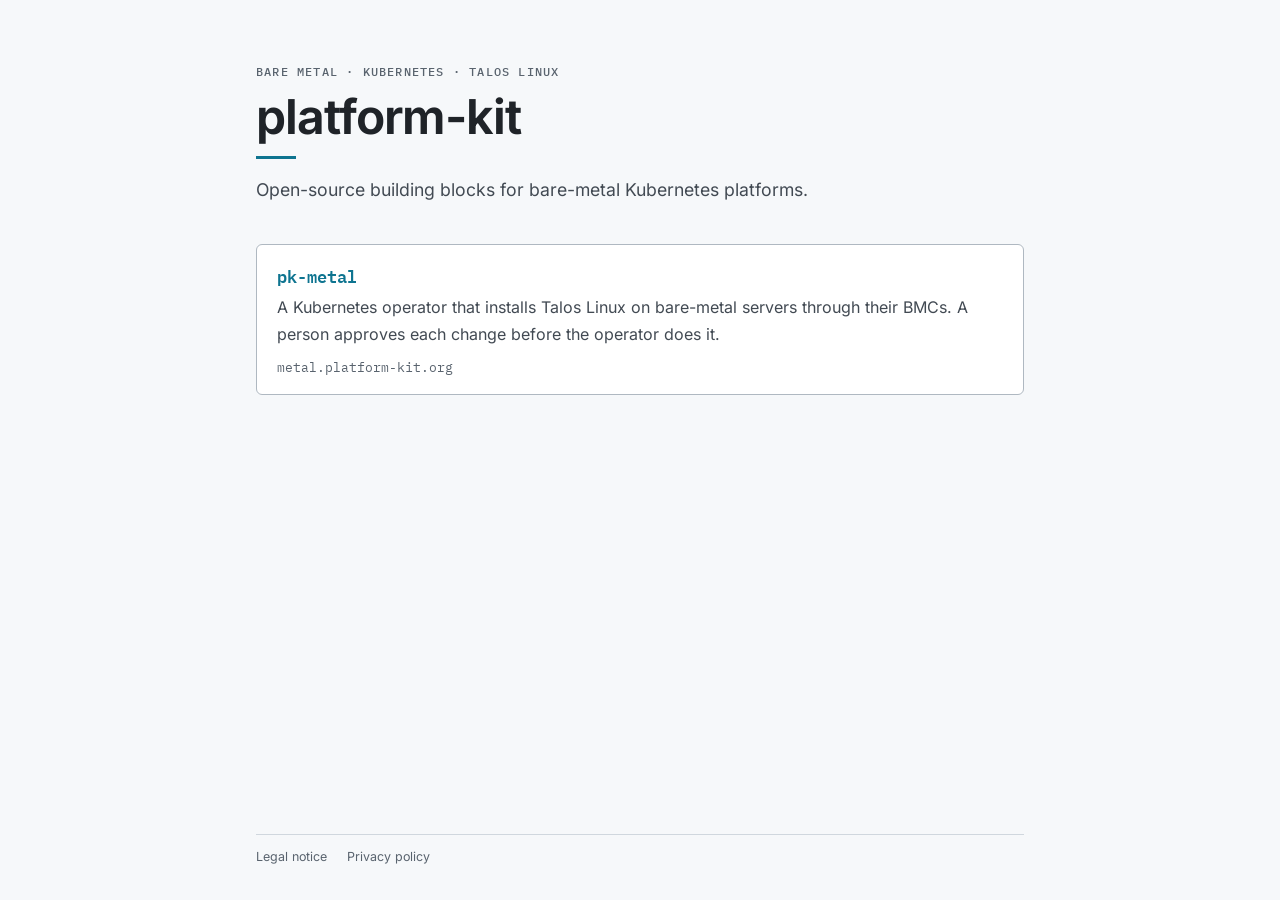
<file: public/index.html>
<!doctype html>
<html lang="en">
<head>
  <meta charset="utf-8">
  <meta name="viewport" content="width=device-width, initial-scale=1">
  <title>platform-kit</title>
  <meta name="description" content="Open-source building blocks for bare-metal Kubernetes platforms.">
  <link rel="icon" href="favicon.svg" type="image/svg+xml">
  <link rel="stylesheet" href="site.css">
</head>
<body>
  <main class="pk-main">
    <p class="pk-kicker">Bare metal · Kubernetes · Talos Linux</p>
    <h1>platform-kit</h1>
    <p class="pk-tagline">Open-source building blocks for bare-metal Kubernetes platforms.</p>
    <ul class="pk-cards">
      <li>
        <a class="pk-card" href="https://metal.platform-kit.org/">
          <p class="pk-card-name">pk-metal</p>
          <p class="pk-card-text">A Kubernetes operator that installs Talos Linux on bare-metal servers through their BMCs. A person approves each change before the operator does it.</p>
          <p class="pk-card-host">metal.platform-kit.org</p>
        </a>
      </li>
    </ul>
  </main>
  <footer class="pk-footer">
    <nav class="pk-legal" aria-label="Legal">
      <a href="legal-notice/">Legal notice</a>
      <a href="privacy/">Privacy policy</a>
    </nav>
  </footer>
</body>
</html>
</file>
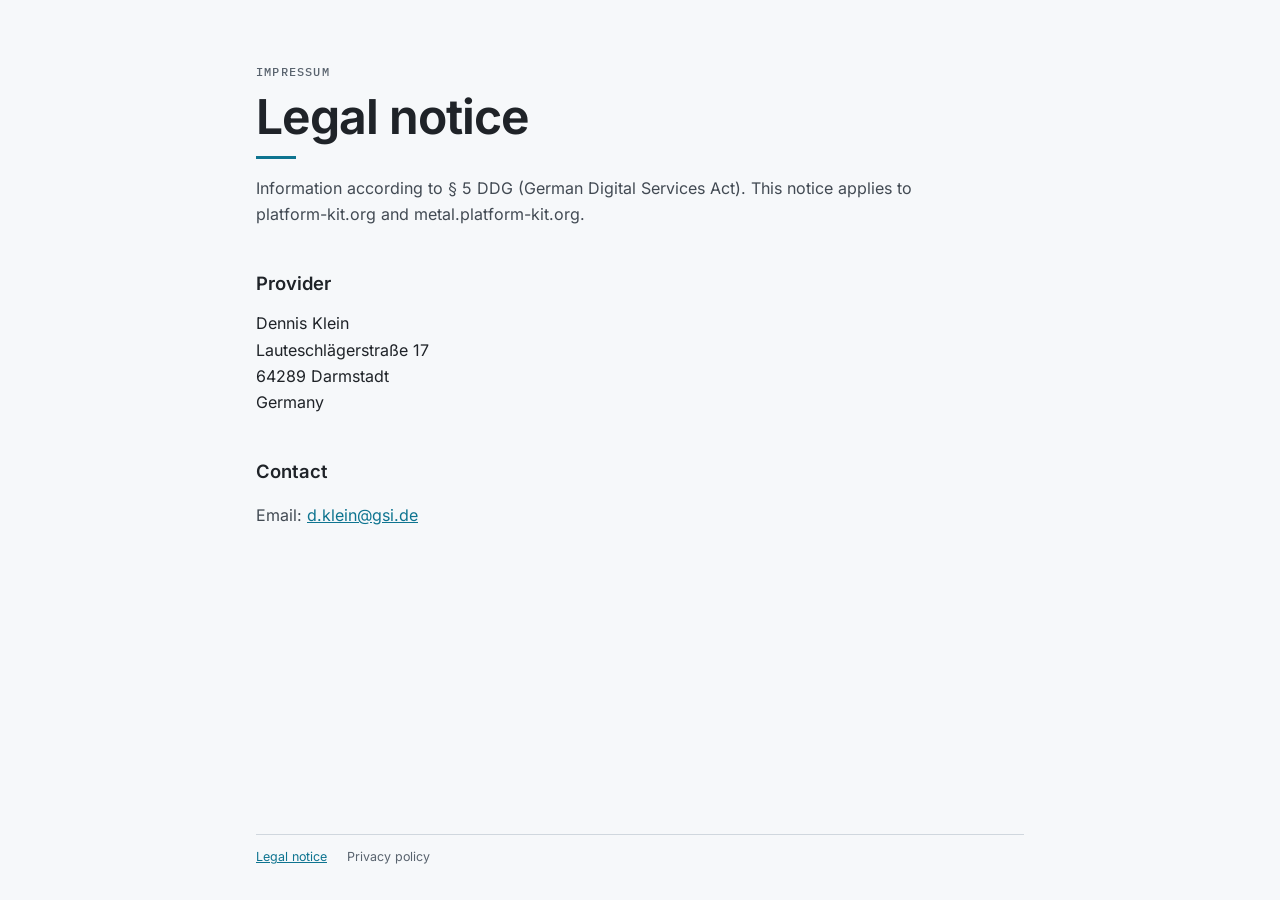
<file: public/legal-notice/index.html>
<!doctype html>
<html lang="en">
<head>
  <meta charset="utf-8">
  <meta name="viewport" content="width=device-width, initial-scale=1">
  <title>Legal notice · platform-kit</title>
  <meta name="description" content="Legal notice (Impressum) for platform-kit.org and metal.platform-kit.org.">
  <link rel="icon" href="../favicon.svg" type="image/svg+xml">
  <link rel="stylesheet" href="../site.css">
</head>
<body>
  <main class="pk-main">
    <p class="pk-kicker">Impressum</p>
    <h1>Legal notice</h1>
    <div class="pk-prose">
      <p>Information according to § 5 DDG (German Digital Services Act). This notice applies to platform-kit.org and metal.platform-kit.org.</p>
      <h2>Provider</h2>
      <address>
        Dennis Klein<br>
        Lauteschlägerstraße 17<br>
        64289 Darmstadt<br>
        Germany
      </address>
      <h2>Contact</h2>
      <p>Email: <a href="mailto:d.klein@gsi.de">d.klein@gsi.de</a></p>
    </div>
  </main>
  <footer class="pk-footer">
    <nav class="pk-legal" aria-label="Legal">
      <a href="../legal-notice/" aria-current="page">Legal notice</a>
      <a href="../privacy/">Privacy policy</a>
    </nav>
  </footer>
</body>
</html>
</file>
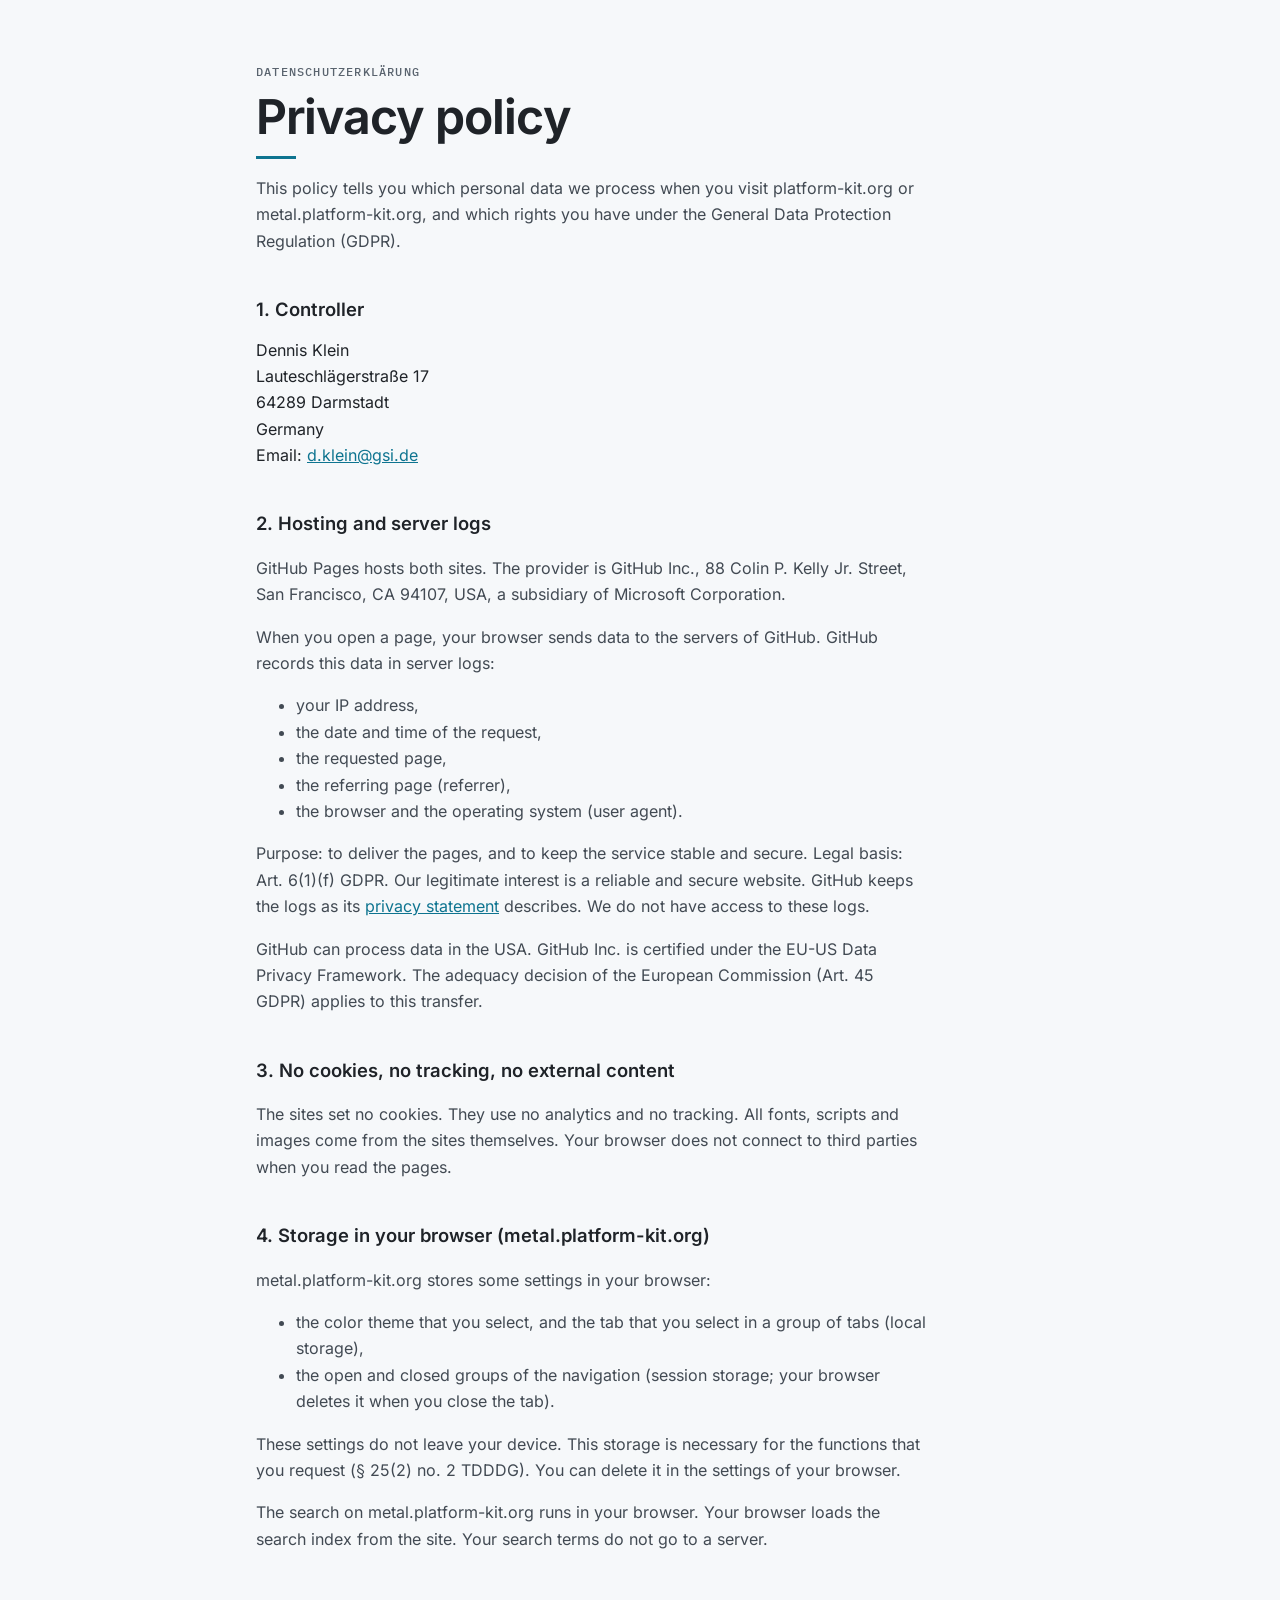
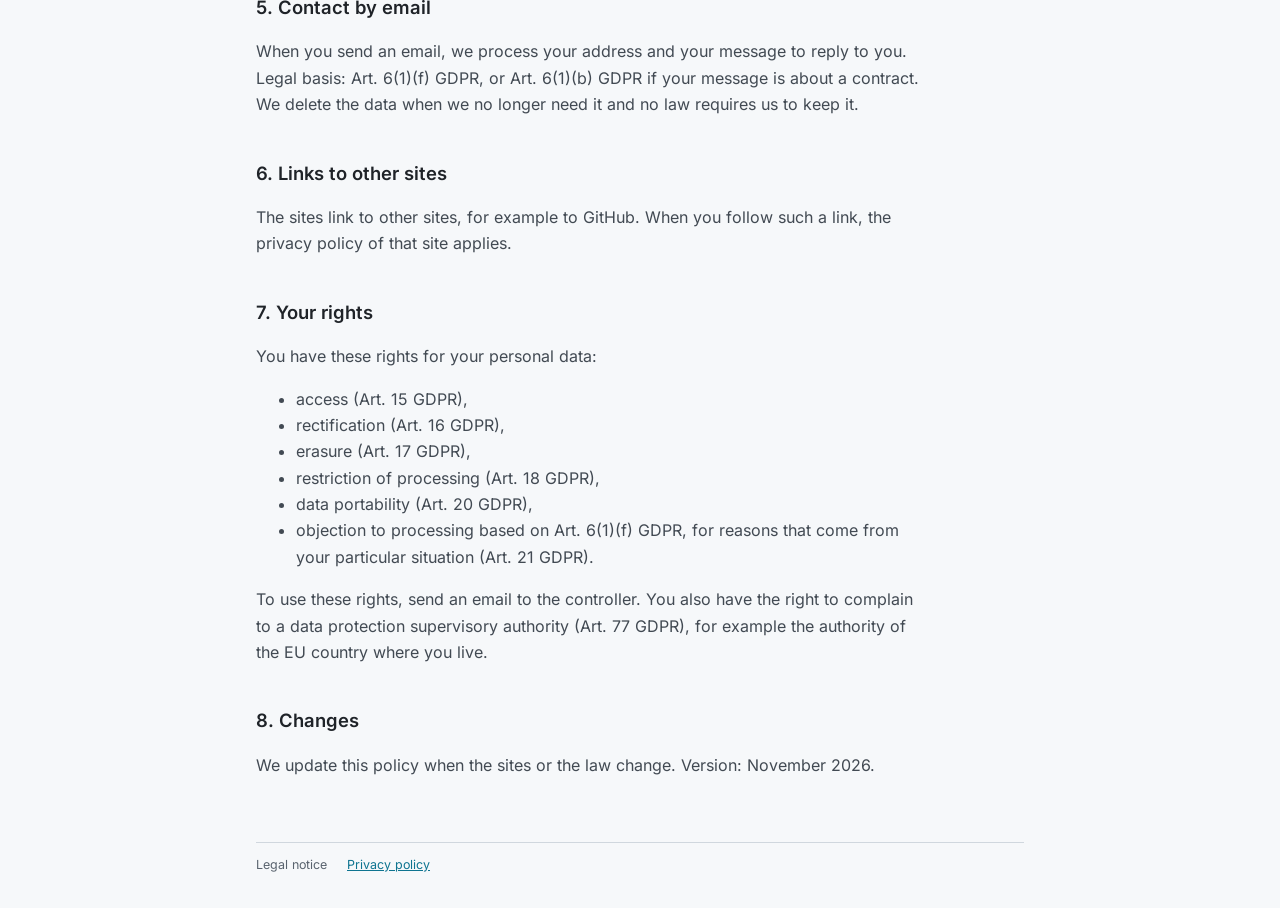
<file: public/privacy/index.html>
<!doctype html>
<html lang="en">
<head>
  <meta charset="utf-8">
  <meta name="viewport" content="width=device-width, initial-scale=1">
  <title>Privacy policy · platform-kit</title>
  <meta name="description" content="Privacy policy for platform-kit.org and metal.platform-kit.org.">
  <link rel="icon" href="../favicon.svg" type="image/svg+xml">
  <link rel="stylesheet" href="../site.css">
</head>
<body>
  <main class="pk-main">
    <p class="pk-kicker">Datenschutzerklärung</p>
    <h1>Privacy policy</h1>
    <div class="pk-prose">
      <p>This policy tells you which personal data we process when you visit platform-kit.org or metal.platform-kit.org, and which rights you have under the General Data Protection Regulation (GDPR).</p>

      <h2>1. Controller</h2>
      <address>
        Dennis Klein<br>
        Lauteschlägerstraße 17<br>
        64289 Darmstadt<br>
        Germany<br>
        Email: <a href="mailto:d.klein@gsi.de">d.klein@gsi.de</a>
      </address>

      <h2>2. Hosting and server logs</h2>
      <p>GitHub Pages hosts both sites. The provider is GitHub Inc., 88 Colin P. Kelly Jr. Street, San Francisco, CA 94107, USA, a subsidiary of Microsoft Corporation.</p>
      <p>When you open a page, your browser sends data to the servers of GitHub. GitHub records this data in server logs:</p>
      <ul>
        <li>your IP address,</li>
        <li>the date and time of the request,</li>
        <li>the requested page,</li>
        <li>the referring page (referrer),</li>
        <li>the browser and the operating system (user agent).</li>
      </ul>
      <p>Purpose: to deliver the pages, and to keep the service stable and secure. Legal basis: Art. 6(1)(f) GDPR. Our legitimate interest is a reliable and secure website. GitHub keeps the logs as its <a href="https://docs.github.com/en/site-policy/privacy-policies/github-general-privacy-statement">privacy statement</a> describes. We do not have access to these logs.</p>
      <p>GitHub can process data in the USA. GitHub Inc. is certified under the EU-US Data Privacy Framework. The adequacy decision of the European Commission (Art. 45 GDPR) applies to this transfer.</p>

      <h2>3. No cookies, no tracking, no external content</h2>
      <p>The sites set no cookies. They use no analytics and no tracking. All fonts, scripts and images come from the sites themselves. Your browser does not connect to third parties when you read the pages.</p>

      <h2>4. Storage in your browser (metal.platform-kit.org)</h2>
      <p>metal.platform-kit.org stores some settings in your browser:</p>
      <ul>
        <li>the color theme that you select, and the tab that you select in a group of tabs (local storage),</li>
        <li>the open and closed groups of the navigation (session storage; your browser deletes it when you close the tab).</li>
      </ul>
      <p>These settings do not leave your device. This storage is necessary for the functions that you request (§ 25(2) no. 2 TDDDG). You can delete it in the settings of your browser.</p>
      <p>The search on metal.platform-kit.org runs in your browser. Your browser loads the search index from the site. Your search terms do not go to a server.</p>

      <h2>5. Contact by email</h2>
      <p>When you send an email, we process your address and your message to reply to you. Legal basis: Art. 6(1)(f) GDPR, or Art. 6(1)(b) GDPR if your message is about a contract. We delete the data when we no longer need it and no law requires us to keep it.</p>

      <h2>6. Links to other sites</h2>
      <p>The sites link to other sites, for example to GitHub. When you follow such a link, the privacy policy of that site applies.</p>

      <h2>7. Your rights</h2>
      <p>You have these rights for your personal data:</p>
      <ul>
        <li>access (Art. 15 GDPR),</li>
        <li>rectification (Art. 16 GDPR),</li>
        <li>erasure (Art. 17 GDPR),</li>
        <li>restriction of processing (Art. 18 GDPR),</li>
        <li>data portability (Art. 20 GDPR),</li>
        <li>objection to processing based on Art. 6(1)(f) GDPR, for reasons that come from your particular situation (Art. 21 GDPR).</li>
      </ul>
      <p>To use these rights, send an email to the controller. You also have the right to complain to a data protection supervisory authority (Art. 77 GDPR), for example the authority of the EU country where you live.</p>

      <h2>8. Changes</h2>
      <p>We update this policy when the sites or the law change. Version: November 2026.</p>
    </div>
  </main>
  <footer class="pk-footer">
    <nav class="pk-legal" aria-label="Legal">
      <a href="../legal-notice/">Legal notice</a>
      <a href="../privacy/" aria-current="page">Privacy policy</a>
    </nav>
  </footer>
</body>
</html>
</file>
<file: public/site.css>
/*
 * platform-kit.org: the "Control room" theme of metal.platform-kit.org, for plain HTML.
 * Dark first; light when the system asks for it. All fonts come from this site.
 */

@font-face {
  font-family: 'Inter Variable';
  font-style: normal;
  font-display: swap;
  font-weight: 100 900;
  src: url('fonts/inter-latin-wght-normal.woff2') format('woff2-variations');
}
@font-face {
  font-family: 'IBM Plex Mono';
  font-style: normal;
  font-display: swap;
  font-weight: 400;
  src: url('fonts/ibm-plex-mono-latin-400-normal.woff2') format('woff2');
}
@font-face {
  font-family: 'IBM Plex Mono';
  font-style: normal;
  font-display: swap;
  font-weight: 500;
  src: url('fonts/ibm-plex-mono-latin-500-normal.woff2') format('woff2');
}
@font-face {
  font-family: 'IBM Plex Mono';
  font-style: normal;
  font-display: swap;
  font-weight: 600;
  src: url('fonts/ibm-plex-mono-latin-600-normal.woff2') format('woff2');
}

:root {
  --pk-font-body: 'Inter Variable', 'Inter', system-ui, sans-serif;
  --pk-font-mono: 'IBM Plex Mono', ui-monospace, SFMono-Regular, Menlo, monospace;
  --pk-paper: #0b0f14;
  --pk-paper-2: #111821;
  --pk-rule: #1f2a36;
  --pk-rule-strong: #2d3b4a;
  --pk-ink: #e6edf3;
  --pk-ink-2: #b4c0cc;
  --pk-ink-3: #8b98a5;
  --pk-link: #22d3ee;
  --pk-on-accent: #04141a;
  --pk-radius: 3px;
  --pk-radius-lg: 6px;
  color-scheme: dark;
}

@media (prefers-color-scheme: light) {
  :root {
    --pk-paper: #f6f8fa;
    --pk-paper-2: #ffffff;
    --pk-rule: #d0d7de;
    --pk-rule-strong: #afb8c1;
    --pk-ink: #1f2328;
    --pk-ink-2: #424a53;
    --pk-ink-3: #59636e;
    --pk-link: #0e7490;
    --pk-on-accent: #ffffff;
    color-scheme: light;
  }
}

*,
*::before,
*::after {
  box-sizing: border-box;
}

html {
  -webkit-text-size-adjust: 100%;
}

body {
  display: flex;
  flex-direction: column;
  min-height: 100vh;
  margin: 0;
  background: var(--pk-paper);
  color: var(--pk-ink);
  font: 1rem/1.65 var(--pk-font-body);
}

a {
  color: var(--pk-link);
}

.pk-main {
  flex: 1;
  width: 100%;
  max-width: 50rem;
  margin: 0 auto;
  padding: 4rem 1rem 3rem;
}

.pk-kicker {
  margin: 0;
  font: 500 0.75rem/1.4 var(--pk-font-mono);
  letter-spacing: 0.1em;
  text-transform: uppercase;
  color: var(--pk-ink-3);
}

h1 {
  margin: 0.5rem 0 0;
  font-size: clamp(2.2rem, 6vw, 3rem);
  font-weight: 650;
  line-height: 1.15;
  letter-spacing: -0.02em;
}
h1::after {
  content: '';
  display: block;
  inline-size: 2.5rem;
  block-size: 3px;
  margin-top: 0.75rem;
  background: var(--pk-link);
}

h2 {
  margin: 2.5rem 0 0.75rem;
  font-size: 1.15rem;
  font-weight: 600;
}

.pk-tagline {
  max-width: 36rem;
  margin: 1rem 0 0;
  font-size: 1.1rem;
  color: var(--pk-ink-2);
}

.pk-cards {
  display: grid;
  gap: 1rem;
  margin: 2.5rem 0 0;
  padding: 0;
  list-style: none;
}

.pk-card {
  display: block;
  padding: 1.25rem 1.25rem 1.1rem;
  border: 1px solid var(--pk-rule-strong);
  border-radius: var(--pk-radius-lg);
  background: var(--pk-paper-2);
  color: inherit;
  text-decoration: none;
}
.pk-card:hover,
.pk-card:focus-visible {
  border-color: var(--pk-link);
}
.pk-card-name {
  margin: 0;
  font: 600 1.05rem/1.4 var(--pk-font-mono);
  color: var(--pk-link);
}
.pk-card-text {
  margin: 0.35rem 0 0;
  color: var(--pk-ink-2);
}
.pk-card-host {
  margin: 0.75rem 0 0;
  font: 0.8rem/1.4 var(--pk-font-mono);
  color: var(--pk-ink-3);
}

.pk-prose {
  max-width: 42rem;
}
.pk-prose p,
.pk-prose li {
  color: var(--pk-ink-2);
}
.pk-prose address {
  font-style: normal;
}

.pk-footer {
  width: 100%;
  max-width: 50rem;
  margin: 0 auto;
  padding: 0 1rem 2rem;
}
.pk-legal {
  display: flex;
  flex-wrap: wrap;
  gap: 0.35rem 1.25rem;
  margin: 0;
  padding-top: 0.75rem;
  border-top: 1px solid var(--pk-rule);
  font-size: 0.78rem;
}
.pk-legal a {
  color: var(--pk-ink-3);
  text-decoration: none;
}
.pk-legal a:hover,
.pk-legal a:focus-visible,
.pk-legal a[aria-current='page'] {
  color: var(--pk-link);
  text-decoration: underline;
}
</file>
